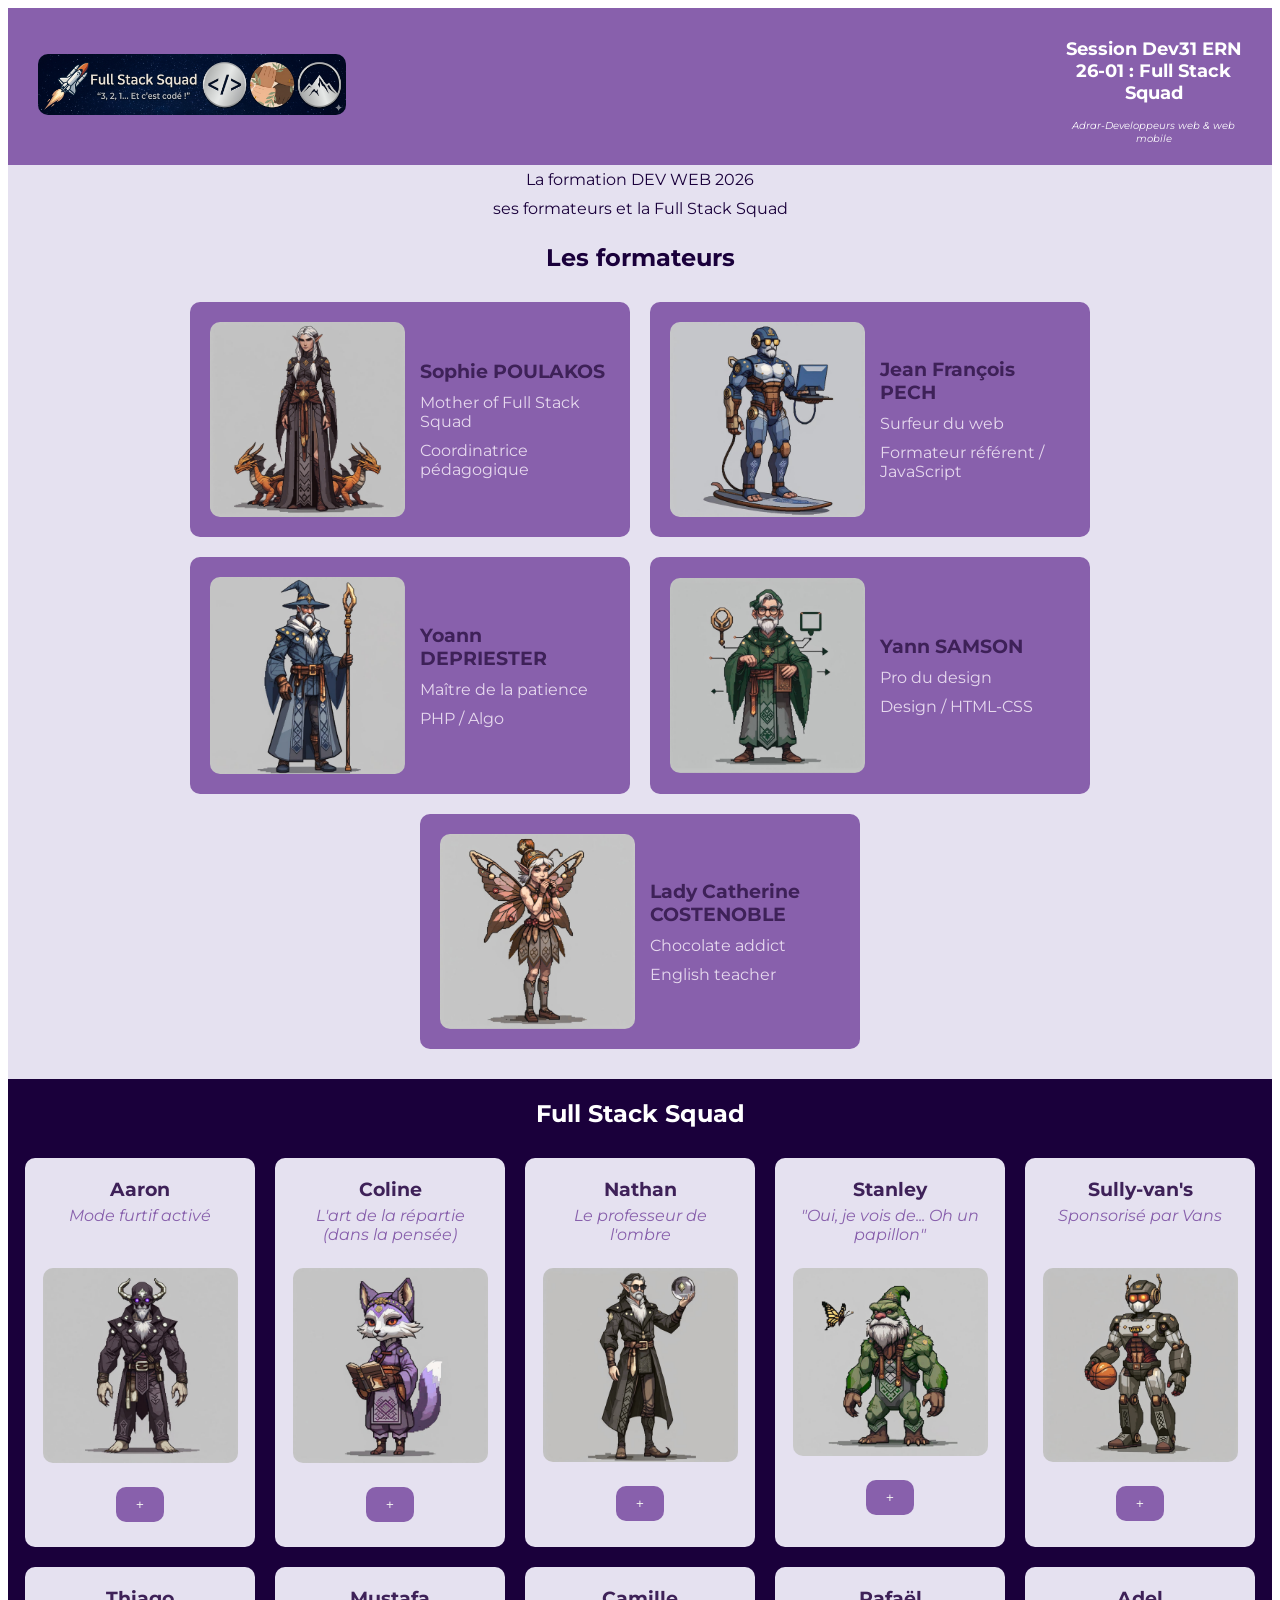
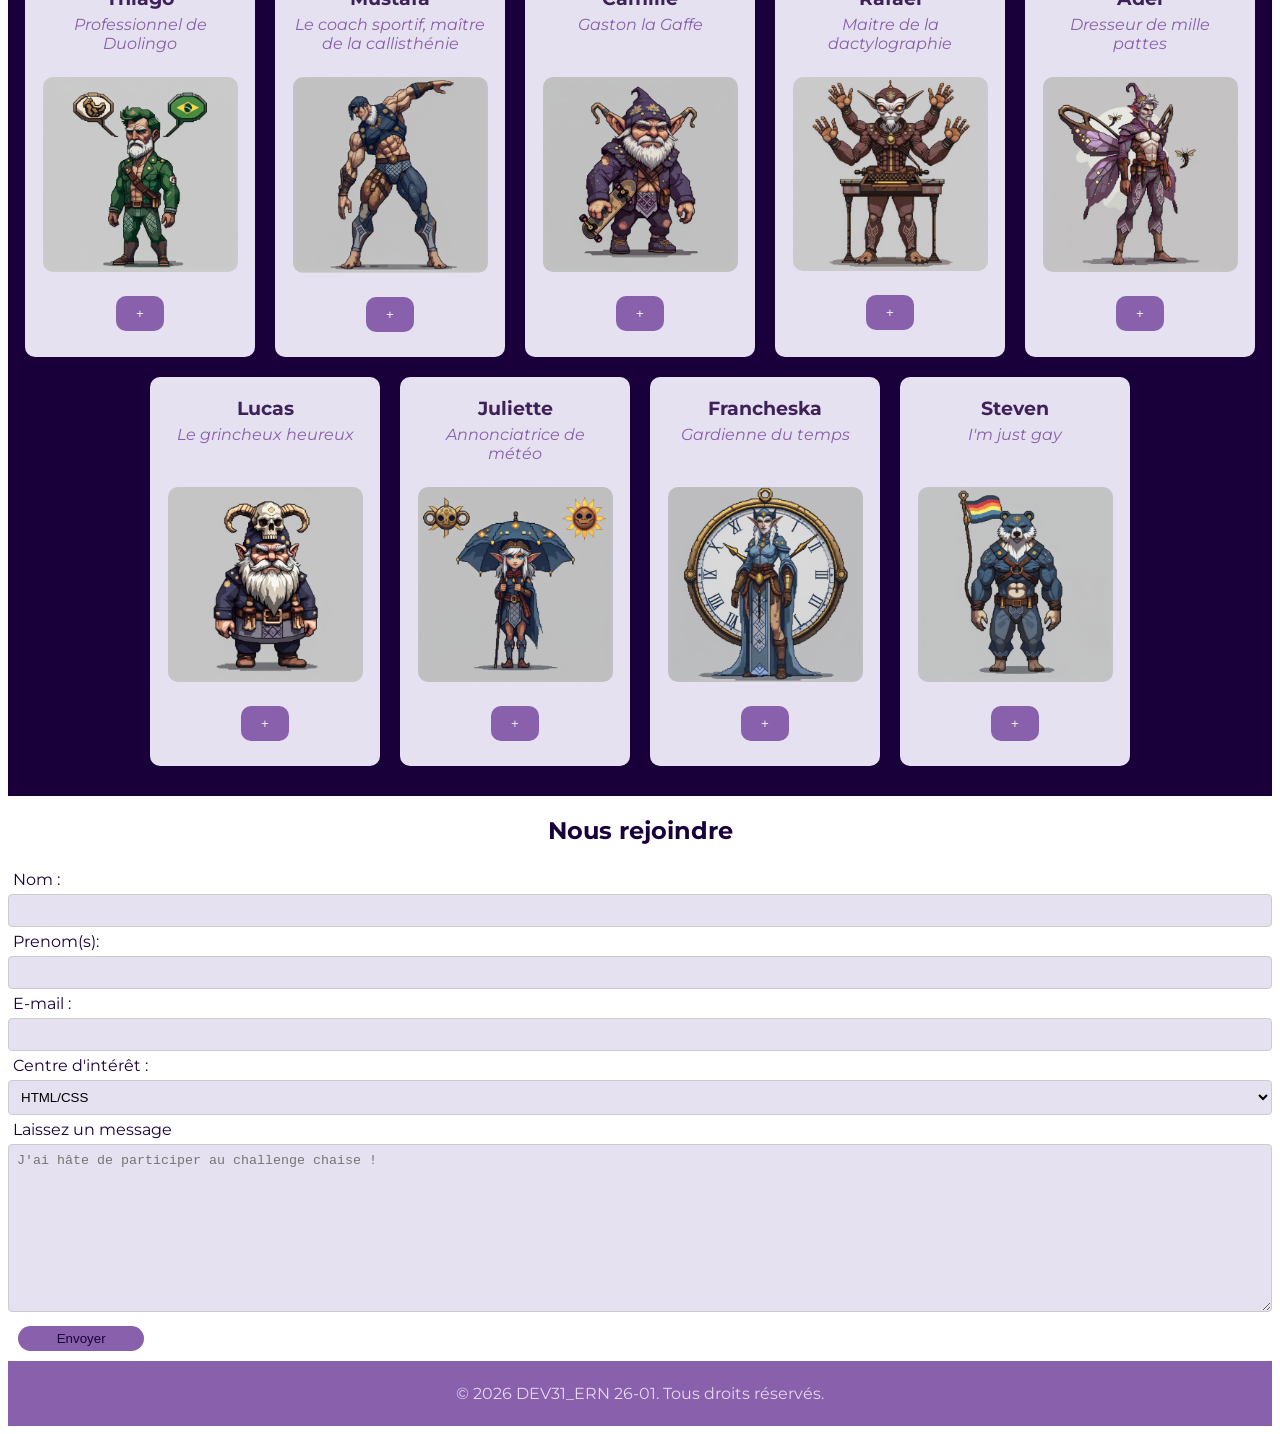
<file: travail_francheska/TP_groupe_HTML_CSS/index.html>
<!DOCTYPE html>
<html lang="en">
<head>
    <meta charset="UTF-8">
    <meta name="viewport" content="width=device-width, initial-scale=1.0">
    <link rel="stylesheet" href="style.css"/>
    <link href="https://fonts.googleapis.com/css2?family=Montserrat:ital,wght@0,100..900;1,100..900&display=swap" rel="stylesheet">
    <script src="jQuery.js"></script>
    <script src="script.js"></script>
    <title>FullStack Squad</title>
</head>
<body>
    <header>
        <div class ="logo"><img src="./image/autre image/logo-customise.png" alt="logo FullStack Squad">
        </div>
        <section id="titre">
            <h1> Session Dev31 ERN 26-01 : Full Stack Squad</h1>
            <h4>Adrar-Developpeurs web & web mobile</h4>
        </section>
    </header>

    <main>

        <section class="banniere">
            <p class="paragraphe">La formation DEV WEB 2026</p>
            <p class="paragraphe">ses formateurs et la Full Stack Squad</p>
        </section>

        <section class="formateurs">
            <h2 class="h2Formateurs">Les formateurs</h2>
            <div id="grid-formation">
                <div class="card-formation">
                    <img src="image/sophie.png" alt="pixel art representant la coordinatrice pédagogique">
                    <div class="textCardF">
                        <h3>Sophie POULAKOS</h3>
                        <p>Mother of Full Stack Squad</p>
                        <p>Coordinatrice pédagogique</p>
                    </div>
                </div>
                <div class="card-formation ">
                    <img src="image/jeff.png" alt="pixel art representant le formateur référent">
                    <div class="textCardF">
                        <h3>Jean François PECH</h3>
                        <p>Surfeur du web</p>
                        <p>Formateur référent / JavaScript</p>
                    </div>
                </div>
                <div class="card-formation">
                    <img src="image/yoann.png" alt="pixel art representant prof PHP">
                    <div class="textCardF">
                        <h3>Yoann DEPRIESTER</h3>
                        <p>Maître de la patience</p>
                        <p>PHP / Algo</p>
                    </div>
                </div>
                <div class="card-formation">
                    <img src="image/yann.png" alt="pixel art representant prof design">
                    <div class="textCardF">
                        <h3>Yann SAMSON</h3>
                        <p>Pro du design</p>
                        <p>Design / HTML-CSS</p>
                    </div>
                </div>
                <div class="card-formation">
                    <img src="image/catherine.png" alt="pixel art representant prof anglais">
                    <div class="textCardF">
                        <h3>Lady Catherine COSTENOBLE</h3>
                        <p>Chocolate addict</p>
                        <p>English teacher</p>
                    </div>
                </div>
            </div>
        </section>

        <section class="squad">
            <h2>Full Stack Squad </h2>
            <div id="fullStack">
                <div class="hero">
                    <div class="headCard">
                        <h3>Aaron</h3>
                        <h4> Mode furtif activé  </h4>
                    </div>
                    <img src="image/aaron.png" alt="">
                    <div class="containerP">
                        <div class="replie"> 
                            <button class="bouton-deplier"> + </button>
                        </div>
                        <div class="deplie container">
                            <div class="montexte">
                                <table>
                                    <tbody>
                                        <tr> 
                                            <td class="buffs"> Buffs 
                                                <ul>
                                                    <li> Energique</li>
                                                    <li> Objectif : 100 pompes</li>
                                                    <li> Privé de repas le midi</li>
                                                </ul>
                                            </td>
                                        </tr>
                                        <tr> 
                                            <td class="buffs"> Débuffs 
                                                <ul>
                                                    <li> Fumeur </li>
                                                    <li> Courbature </li>
                                                    <li> Transpiration </li>
                                                </ul>
                                            </td>
                                        </tr>

                                    </tbody>
                                </table>
                            </div>
                        </div>
                    </div>
                </div>

                <div class="hero">
                    <div class="headCard">
                        <h3>Coline </h3>
                        <h4>  L'art de la répartie (dans la pensée) </h4>
                    </div>
                    <img src="image/coline.png" alt="">
                    <div class="containerP">
                        <div class="replie"> 
                            <button class="bouton-deplier"> + </button> 
                        </div>
                        <div class="deplie container">
                            <div class="montexte">
                                <table>
                                    <tbody>
                                        <tr> 
                                            <td class="buffs"> Buffs 
                                                <ul>
                                                    <li> Bien nourrie </li>
                                                    <li> Sous caféine </li>
                                                </ul>
                                            </td>
                                        </tr>
                                        <tr> 
                                            <td class="buffs"> Débuffs 
                                                <ul>
                                                    <li> Digestion </li>
                                                    <li> A côté du grincheux </li>
                                                </ul>
                                            </td>
                                        </tr>

                                    </tbody>
                                </table>
                            </div>
                        </div>
                    </div>
                </div>

                <div class="hero">
                    <div class="headCard">
                        <h3>Nathan</h3>
                        <h4>  Le professeur de l'ombre </h4>
                    </div>
                    <img src="image/nathan.png" alt="">
                    <div class="containerP">
                        <div class="replie">
                            <button class="bouton-deplier"> + </button>   
                        </div>
                        <div class="deplie container">
                            <div class="montexte">
                                <table>
                                    <tbody>
                                        <tr> 
                                            <td class="buffs"> Buffs 
                                                <ul>
                                                    <li> Érudit </li>
                                                    <li> Bien nourri </li>
                                                    <li> Sous caféine </li>
                                                </ul>
                                            </td>
                                        </tr>
                                        <tr> 
                                            <td class="buffs"> Débuffs 
                                                <ul>
                                                    <li> Érudit </li>
                                                    <li> Digestion </li>
                                                </ul>
                                            </td>
                                        </tr>

                                    </tbody>
                                </table>
                            </div>
                        </div>
                    </div>
                </div>

                <div class="hero">
                    <div class="headCard">
                        <h3>Stanley</h3>
                        <h4> "Oui, je vois de... Oh un papillon"</h4>
                    </div>
                    <img src="image/stanley.png" alt="">
                    <div class="containerP">
                        <div class="replie"> 
                            <button class="bouton-deplier"> + </button> 
                        </div>
                        <div class="deplie container">
                            <div class="montexte">
                                <table>
                                    <tbody>
                                        <tr> 
                                            <td class="buffs"> Buffs 
                                                <ul>
                                                    <li>Hyperactif</li>
                                                    <li>Privé de repas le midi</li>
                                                    <li>A vécu plusieurs vies</li>
                                                    
                                                </ul>
                                            </td>
                                        </tr>
                                        <tr> 
                                            <td class="buffs"> Débuffs 
                                                <ul>
                                                    <li>Hyperactif</li>
                                                    <li>A vécu plusieurs vies</li>
                                                    
                                                </ul>
                                            </td>
                                        </tr>

                                    </tbody>
                                </table>
                            </div>
                        </div>
                    </div>
                </div>

                <div class="hero">
                    <div class="headCard">
                        <h3>Sully-van's</h3>
                        <h4> Sponsorisé par Vans</h4>
                    </div>
                    <img src="image/sullyvan.png" alt="">
                    <div class="containerP">
                        <div class="replie"> 
                            <button class="bouton-deplier"> + </button>  
                        </div>
                        <div class="deplie container">
                            <div class="montexte">
                                <table>
                                    <tbody>
                                        <tr> 
                                            <td class="buffs"> Buffs 
                                                <ul>
                                                    <li> Energique </li>
                                                    <li> Musclé </li>
                                                </ul>
                                            </td>
                                        </tr>
                                        <tr> 
                                            <td class="buffs"> Débuffs 
                                                <ul>
                                                    <li> Courbature </li>
                                                    <li> Transpiration d'huile </li>
                                                </ul>
                                            </td>
                                        </tr>

                                    </tbody>
                                </table>
                            </div>
                        </div>
                    </div>
                </div>

                <div class="hero">
                    <div class="headCard">
                        <h3>Thiago</h3>
                        <h4>Professionnel de Duolingo </h4>
                    </div>
                    <img src="image/thiago.png" alt="">
                    <div class="containerP">
                        <div class="replie"> 
                            <button class="bouton-deplier"> + </button> 
                        </div>
                        <div class="deplie container">
                            <div class="montexte">
                                <table>
                                    <tbody>
                                        <tr> 
                                            <td class="buffs"> Buffs 
                                                <ul>
                                                    <li> Mega sieste </li>
                                                    <li> Polyglotte </li>
                                                    <li> Bien nourri </li>
                                                </ul>
                                            </td>
                                        </tr>
                                        <tr> 
                                            <td class="buffs"> Débuffs 
                                                <ul>
                                                    <li> Réveil difficile </li>
                                                    <li> Digestion </li>
                                                </ul>
                                            </td>
                                        </tr>

                                    </tbody>
                                </table>
                            </div>
                        </div>
                    </div>
                </div>

                <div class="hero">
                    <div class="headCard">
                        <h3>Mustafa</h3>
                        <h4> Le coach sportif, maître de la callisthénie </h4>
                    </div>
                    <img src="image/mustafa.png" alt="">
                    <div class="containerP">
                        <div class="replie"> 
                            <button class="bouton-deplier"> + </button>  
                        </div>
                        <div class="deplie container">
                            <div class="montexte">
                                <table>
                                    <tbody>
                                        <tr> 
                                            <td class="buffs"> Buffs 
                                                <ul>
                                                    <li> Energique </li>
                                                    <li> Musclé </li>
                                                    <li>Beau gosse</li>
                                                </ul>
                                            </td>
                                        </tr>
                                        <tr> 
                                            <td class="buffs"> Débuffs 
                                                <ul>
                                                    <li> Courbature </li>
                                                    <li> Transpiration </li>
                                                </ul>
                                            </td>
                                        </tr>

                                    </tbody>
                                </table>
                            </div>
                        </div>
                    </div>
                </div>

                <div class="hero">
                    <div class="headCard">
                        <h3> Camille </h3>
                        <h4> Gaston la Gaffe </h4>
                    </div>
                    <img src="image/camille.png" alt="">
                    <div class="containerP">
                        <div class="replie"> 
                            <button class="bouton-deplier"> + </button>
                        </div>
                        <div class="deplie container">
                            <div class="montexte">
                                <table>
                                    <tbody>
                                        <tr> 
                                            <td class="buffs"> Buffs 
                                                <ul>
                                                    <li> Bien nourri </li>
                                                    <li> Sous caféine </li>
                                                </ul>
                                            </td>
                                        </tr>
                                        <tr> 
                                            <td class="buffs"> Débuffs 
                                                <ul>
                                                    <li> Maladroit </li>
                                                    <li> Digestion </li>
                                                    <li>Multi-taches</li>
                                                </ul>
                                            </td>
                                        </tr>

                                    </tbody>
                                </table>
                            </div>
                        </div>
                    </div>
                </div>

                <div class="hero">
                    <div class="headCard">
                        <h3> Rafaël </h3>
                        <h4> Maitre de la dactylographie </h4>
                    </div>
                    <img src="image/rafael_.png" alt="">
                    <div class="containerP">
                        <div class="replie"> 
                            <button class="bouton-deplier"> + </button>
                        </div>
                        <div class="deplie container">
                            <div class="montexte">
                                <table>
                                    <tbody>
                                        <tr> 
                                            <td class="buffs"> Buffs 
                                                <ul>
                                                    <li> Rapide du clavier </li>
                                                    <li> Bien nourri </li>
                                                    
                                                    
                                                </ul>
                                            </td>
                                        </tr>
                                        <tr> 
                                            <td class="buffs"> Débuffs 
                                                <ul>
                                                    <li> Digestion </li>
                                                    <li> Crampes aux doigts</li>
                                                    
                                                </ul>
                                            </td>
                                        </tr>

                                    </tbody>
                                </table>
                            </div>
                        </div>
                    </div>
                </div>

                <div class="hero">
                    <div class="headCard">
                        <h3> Adel </h3>
                        <h4> Dresseur de mille pattes </h4>
                    </div>
                    <img src="image/adel.png" alt="">
                    <div class="containerP">
                        <div class="replie"> 
                            <button class="bouton-deplier"> + </button>
                        </div>
                        <div class="deplie container">
                            <div class="montexte">
                                <table>
                                    <tbody>
                                        <tr> 
                                            <td class="buffs"> Buffs 
                                                <ul>
                                                    <li> Energique </li>
                                                    <li> Musclé </li>
                                                </ul>
                                            </td>
                                        </tr>
                                        <tr> 
                                            <td class="buffs"> Débuffs 
                                                <ul>
                                                    <li> Courbature </li>
                                                    <li> Transpiration </li>
                                                    <li>À la recheche du mille-pattes perdu</li>
                                                </ul>
                                            </td>
                                        </tr>

                                    </tbody>
                                </table>
                            </div>
                        </div>
                    </div>
                </div>

                <div class="hero">
                    <div class="headCard">
                        <h3> Lucas </h3>
                        <h4> Le grincheux heureux </h4>
                    </div>
                    <img src="image/lucas.png" alt="">
                    <div class="containerP">
                        <div class="replie"> 
                            <button class="bouton-deplier"> + </button>
                        </div>
                        <div class="deplie container">
                            <div class="montexte">
                                <table>
                                    <tbody>
                                        <tr> 
                                            <td class="buffs"> Buffs 
                                                <ul>
                                                    <li> Bien nourri </li>
                                                    <li> Humour noir </li>
                                                    <li> Sous caféine </li>
                                                </ul>
                                            </td>
                                        </tr>
                                        <tr> 
                                            <td class="buffs"> Débuffs 
                                                <ul>
                                                    <li> A côté de Coline </li>
                                                    <li> Fumeur </li>
                                                    <li> Digestion </li>
                                                </ul>
                                            </td>
                                        </tr>

                                    </tbody>
                                </table>
                            </div>
                        </div>
                    </div>
                </div>

                <div class="hero">
                    <div class="headCard">
                        <h3> Juliette </h3>
                        <h4> Annonciatrice de météo </h4>
                    </div>
                    <img src="image/juliette.png" alt="">
                    <div class="containerP">
                        <div class="replie"> 
                            <button class="bouton-deplier"> + </button>
                        </div>
                        <div class="deplie container">
                            <div class="montexte">
                                <table>
                                    <tbody>
                                        <tr> 
                                            <td class="buffs"> Buffs 
                                                <ul>
                                                    <li> Bien nourrie </li>
                                                    <li> Sous caféine </li>
                                                    <li>Liseuse de bonnes aventures</li>
                                                </ul>
                                            </td>
                                        </tr>
                                        <tr> 
                                            <td class="buffs"> Débuffs 
                                                <ul>
                                                    <li> Fumeuse </li>
                                                    <li> Digestion </li>
                                                </ul>
                                            </td>
                                        </tr>

                                    </tbody>
                                </table>
                            </div>
                        </div>
                    </div>
                </div>

                <div class="hero">
                    <div class="headCard">
                        <h3> Francheska </h3>
                        <h4> Gardienne du temps </h4>
                    </div>
                    <img src="image/francheska.png" alt="">
                    <div class="containerP">
                        <div class="replie"> 
                            <button class="bouton-deplier"> + </button>
                        </div>
                        <div class="deplie container">
                            <div class="montexte">
                                <table>
                                    <tbody>
                                        <tr> 
                                            <td class="buffs"> Buffs 
                                                <ul>
                                                    <li> Timer challenge sport</li>
                                                    <li> Objectif : 3min30 de chaise </li>
                                                </ul>
                                            </td>
                                        </tr>
                                        <tr> 
                                            <td class="buffs"> Débuffs 
                                                <ul>
                                                    <li> Courbature </li>
                                                    <li> Transpiration </li>
                                                </ul>
                                            </td>
                                        </tr>

                                    </tbody>
                                </table>
                            </div>
                        </div>
                    </div>
                </div>

                    <div class="hero">
                    <div class="headCard">
                        <h3> Steven </h3>
                        <h4> I'm just gay </h4>
                    </div>
                    <img src="image/steven.png" alt="">
                    <div class="containerP">
                        <div class="replie"> 
                            <button class="bouton-deplier"> + </button>
                        </div>
                        <div class="deplie container">
                            <div class="montexte">
                                <table>
                                    <tbody>
                                        <tr> 
                                            <td class="buffs"> Buffs 
                                                <ul>
                                                    <li> Bien nourri </li>
                                                    <li> Sous caféine </li>
                                                    <li>Marche des fiertés</li>
                                                </ul>
                                            </td>
                                        </tr>
                                        <tr> 
                                            <td class="buffs"> Débuffs 
                                                <ul>
                                                    <li> Digestion </li>
                                                    <li>Week-end intense</li>
                                                </ul>
                                            </td>
                                        </tr>

                                    </tbody>
                                </table>
                            </div>
                        </div>
                    </div>
                </div>
            </div>
        </section>

        </section>
        <section class="contact">
            <form method="POST" action="#">
            <h2> Nous rejoindre </h2>
            <div>
                <p> Nom :</p>
                <label for="Nom"></label>
                <input type="text" name="nom">
            </div>
            <div>
                <p> Prenom(s):</p>
                <label for="Prenom"></label>
                <input type="text" name="Prenom">
            </div>
            <div>
                <p> E-mail : </p>
                <label for="email"></label>
                <input type="text" name="email">
            </div>
            <div>
                <p> Centre d'intérêt :</p>
                <label for="liste"></label>
                <select name="liste" id="liste">
                    <option value="option1"selected="">HTML/CSS</option>
                    <option value="option2">JavaScript</option>
                    <option value="option3">PHP</option>
                    <option value="option4">SQL</option>
                </select>
            </div>
            <div>
                <p>Laissez un message </p>
                <label for ="commentaire"></label>
                <textarea rows="10"placeholder="J'ai hâte de participer au challenge chaise !" id="commentaire"></textarea>
            </div>
            <div>
                <button type="submit">Envoyer
                </button>
            </div>
            </form>
        </section>

    </main>

    <footer>
        <p>&copy; 2026 DEV31_ERN 26-01. Tous droits réservés.</p>
    </footer>
</body>
</html>
</file>
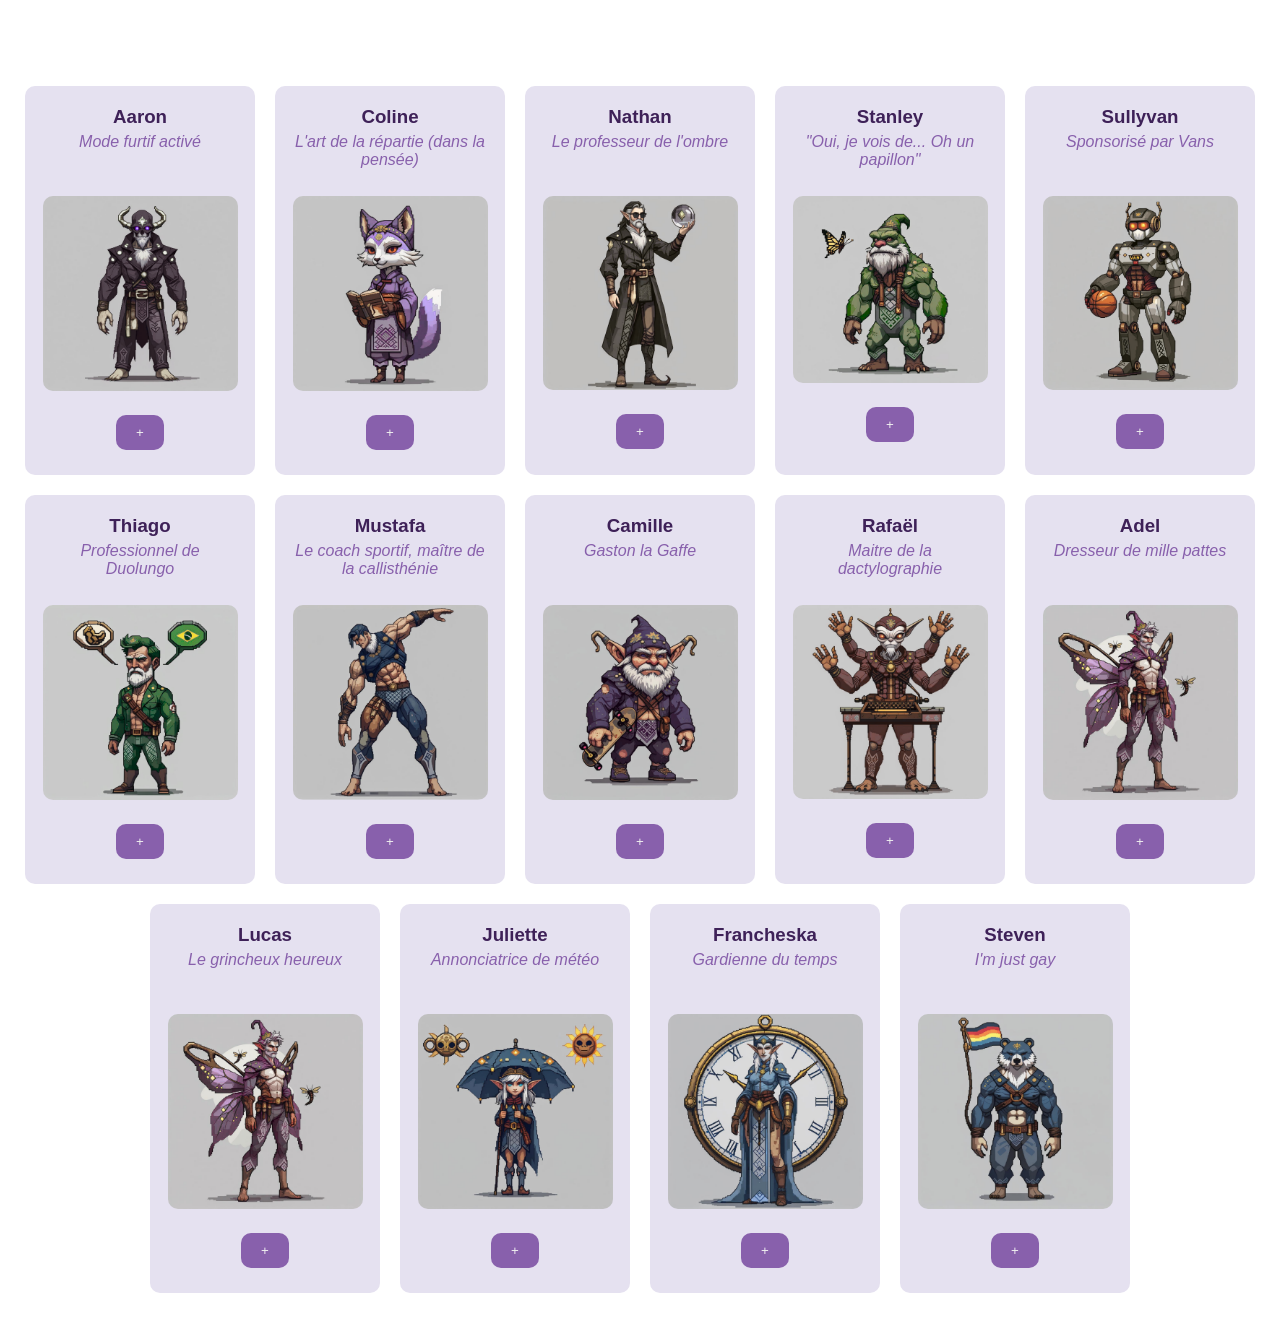
<file: julietteBranch/indexl.html>
<!DOCTYPE html>
<html lang="en">
<head>
    <meta charset="UTF-8">
    <meta name="viewport" content="width=device-width, initial-scale=1.0">
    <link rel="stylesheet" href="style.css"/>
    <script src="jQuery.js"></script>
    <script src="script.js"></script>
    <title>Document</title>
</head>
<body>

        <h2>Full stack squad </h2>
<section id="fullStack">

    <div class="hero">
        <div class="headCard">
            <h3>Aaron</h3>
            <h4> Mode furtif activé  </h4>
        </div>
        <img src="image/aaron.png" alt="">
        <div class="containerP">
            <div class="replie"> 
                <button class="bouton-deplier"> + </button>
            </div>
            <div class="deplie container">
                <div class="montexte">
                    <table>
                        <tbody>
                            <tr> 
                                <td> Buffs 
                                    <ul>
                                        <li> Energique </li>
                                        <li> Musclé </li>
                                    </ul>
                                </td>
                            </tr>
                            <tr> 
                                <td> Débuffs 
                                    <ul>
                                        <li> Fumeur </li>
                                        <li> Courbature </li>
                                        <li> Transpiration </li>
                                    </ul>
                                </td>
                            </tr>

                        </tbody>
                    </table>
                </div>
            </div>
        </div>
    </div>

    <div class="hero">
        <div class="headCard">
            <h3>Coline </h3>
            <h4>  L'art de la répartie (dans la pensée) </h4>
        </div>
        <img src="image/coline.png" alt="">
        <div class="containerP">
            <div class="replie"> 
                <button class="bouton-deplier"> + </button> 
            </div>
            <div class="deplie container">
                <div class="montexte">
                    <table>
                        <tbody>
                            <tr> 
                                <td> Buffs 
                                    <ul>
                                        <li> Bien nourris </li>
                                        <li> Sous caféine </li>
                                    </ul>
                                </td>
                            </tr>
                            <tr> 
                                <td> Débuffs 
                                    <ul>
                                        <li> Digestion </li>
                                        <li> A côté du grincheux </li>
                                    </ul>
                                </td>
                            </tr>

                        </tbody>
                    </table>
                </div>
            </div>
        </div>
    </div>

    <div class="hero">
        <div class="headCard">
            <h3>Nathan</h3>
            <h4>  Le professeur de l'ombre </h4>
        </div>
        <img src="image/nathan.png" alt="">
        <div class="containerP">
            <div class="replie">
                <button class="bouton-deplier"> + </button>   
            </div>
            <div class="deplie container">
                <div class="montexte">
                    <table>
                        <tbody>
                            <tr> 
                                <td> Buffs 
                                    <ul>
                                        <li> Érudit </li>
                                        <li> Bien nourris </li>
                                        <li> Sous caféine </li>
                                    </ul>
                                </td>
                            </tr>
                            <tr> 
                                <td> Débuffs 
                                    <ul>
                                        <li> Érudit </li>
                                        <li> Disgestion </li>
                                    </ul>
                                </td>
                            </tr>

                        </tbody>
                    </table>
                </div>
            </div>
        </div>
    </div>

    <div class="hero">
        <div class="headCard">
            <h3>Stanley</h3>
            <h4> "Oui, je vois de... Oh un papillon"</h4>
        </div>
        <img src="image/stanley.png" alt="">
        <div class="containerP">
            <div class="replie"> 
                <button class="bouton-deplier"> + </button> 
            </div>
            <div class="deplie container">
                <div class="montexte">
                    <table>
                        <tbody>
                            <tr> 
                                <td> Buffs 
                                    <ul>
                                        <li> Hyperactif </li>
                                        
                                    </ul>
                                </td>
                            </tr>
                            <tr> 
                                <td> Débuffs 
                                    <ul>
                                        <li> Hyperactif </li>
                                        
                                    </ul>
                                </td>
                            </tr>

                        </tbody>
                    </table>
                </div>
            </div>
        </div>
    </div>

    <div class="hero">
        <div class="headCard">
            <h3>Sullyvan</h3>
            <h4> Sponsorisé par Vans</h4>
        </div>
        <img src="image/sullyvan.png" alt="">
        <div class="containerP">
            <div class="replie"> 
                <button class="bouton-deplier"> + </button>  
            </div>
            <div class="deplie container">
                <div class="montexte">
                    <table>
                        <tbody>
                            <tr> 
                                <td> Buffs 
                                    <ul>
                                        <li> Energique </li>
                                        <li> Musclé </li>
                                    </ul>
                                </td>
                            </tr>
                            <tr> 
                                <td> Débuffs 
                                    <ul>
                                        <li> Courbature </li>
                                        <li> Transpiration </li>
                                    </ul>
                                </td>
                            </tr>

                        </tbody>
                    </table>
                </div>
            </div>
        </div>
    </div>

    <div class="hero">
        <div class="headCard">
            <h3>Thiago</h3>
            <h4>  Professionnel de Duolungo </h4>
        </div>
        <img src="image/thiago.png" alt="">
        <div class="containerP">
            <div class="replie"> 
                <button class="bouton-deplier"> + </button> 
            </div>
            <div class="deplie container">
                <div class="montexte">
                    <table>
                        <tbody>
                            <tr> 
                                <td> Buffs 
                                    <ul>
                                        <li> Mega sieste </li>
                                        <li> Plyglotte </li>
                                        <li> Bien nourris </li>
                                    </ul>
                                </td>
                            </tr>
                            <tr> 
                                <td> Débuffs 
                                    <ul>
                                        <li> Réveil difficile </li>
                                        <li> Digestion </li>
                                    </ul>
                                </td>
                            </tr>

                        </tbody>
                    </table>
                </div>
            </div>
        </div>
    </div>

    <div class="hero">
        <div class="headCard">
            <h3>Mustafa</h3>
            <h4> Le coach sportif, maître de la callisthénie </h4>
        </div>
        <img src="image/mustafa.png" alt="">
        <div class="containerP">
            <div class="replie"> 
                <button class="bouton-deplier"> + </button>  
            </div>
            <div class="deplie container">
                <div class="montexte">
                    <table>
                        <tbody>
                            <tr> 
                                <td> Buffs 
                                    <ul>
                                        <li> Energique </li>
                                        <li> Musclé </li>
                                    </ul>
                                </td>
                            </tr>
                            <tr> 
                                <td> Débuffs 
                                    <ul>
                                        <li> Courbature </li>
                                        <li> Transpiration </li>
                                    </ul>
                                </td>
                            </tr>

                        </tbody>
                    </table>
                </div>
            </div>
        </div>
    </div>

    <div class="hero">
        <div class="headCard">
            <h3>Camille </h3>
            <h4> Gaston la Gaffe </h4>
        </div>
        <img src="image/camille.png" alt="">
        <div class="containerP">
            <div class="replie"> 
                <button class="bouton-deplier"> + </button>
            </div>
            <div class="deplie container">
                <div class="montexte">
                    <table>
                        <tbody>
                            <tr> 
                                <td> Buffs 
                                    <ul>
                                        <li> Bien nourris </li>
                                        <li> Sous caféine </li>
                                    </ul>
                                </td>
                            </tr>
                            <tr> 
                                <td> Débuffs 
                                    <ul>
                                        <li> Maladroit </li>
                                        <li> Digestion </li>
                                    </ul>
                                </td>
                            </tr>

                        </tbody>
                    </table>
                </div>
            </div>
        </div>
    </div>

    <div class="hero">
        <div class="headCard">
            <h3> Rafaël </h3>
            <h4> Maitre de la dactylographie </h4>
        </div>
        <img src="image/rafael_.png" alt="">
        <div class="containerP">
            <div class="replie"> 
                <button class="bouton-deplier"> + </button>
            </div>
            <div class="deplie container">
                <div class="montexte">
                    <table>
                        <tbody>
                            <tr> 
                                <td> Buffs 
                                    <ul>
                                        <li> Rapide du clavier </li>
                                        <li> Bien nourris </li>
                                    </ul>
                                </td>
                            </tr>
                            <tr> 
                                <td> Débuffs 
                                    <ul>
                                        <li> Digestion </li>
                                        
                                    </ul>
                                </td>
                            </tr>

                        </tbody>
                    </table>
                </div>
            </div>
        </div>
    </div>

    <div class="hero">
        <div class="headCard">
            <h3> Adel </h3>
            <h4> Dresseur de mille pattes </h4>
        </div>
        <img src="image/adel.png" alt="">
        <div class="containerP">
            <div class="replie"> 
                <button class="bouton-deplier"> + </button>
            </div>
            <div class="deplie container">
                <div class="montexte">
                    <table>
                        <tbody>
                            <tr> 
                                <td> Buffs 
                                    <ul>
                                        <li> Energique </li>
                                        <li> Musclée </li>
                                    </ul>
                                </td>
                            </tr>
                            <tr> 
                                <td> Débuffs 
                                    <ul>
                                        <li> Courbature </li>
                                        <li> Transpiration </li>
                                    </ul>
                                </td>
                            </tr>

                        </tbody>
                    </table>
                </div>
            </div>
        </div>
    </div>

    <div class="hero">
        <div class="headCard">
            <h3> Lucas </h3>
            <h4> Le grincheux heureux </h4>
        </div>
        <img src="image/adel.png" alt="">
        <div class="containerP">
            <div class="replie"> 
                <button class="bouton-deplier"> + </button>
            </div>
            <div class="deplie container">
                <div class="montexte">
                    <table>
                        <tbody>
                            <tr> 
                                <td> Buffs 
                                    <ul>
                                        <li> Bien nourris </li>
                                        <li> Humour noir </li>
                                        <li> Sous caféine </li>
                                    </ul>
                                </td>
                            </tr>
                            <tr> 
                                <td> Débuffs 
                                    <ul>
                                        <li> A côté de Coline </li>
                                        <li> Fumeur </li>
                                        <li> Digestion </li>
                                    </ul>
                                </td>
                            </tr>

                        </tbody>
                    </table>
                </div>
            </div>
        </div>
    </div>

    <div class="hero">
        <div class="headCard">
            <h3> Juliette </h3>
            <h4> Annonciatrice de météo </h4>
        </div>
        <img src="image/juliette.png" alt="">
        <div class="containerP">
            <div class="replie"> 
                <button class="bouton-deplier"> + </button>
            </div>
            <div class="deplie container">
                <div class="montexte">
                    <table>
                        <tbody>
                            <tr> 
                                <td> Buffs 
                                    <ul>
                                        <li> Bien nourris </li>
                                        <li> Sous caféine </li>
                                    </ul>
                                </td>
                            </tr>
                            <tr> 
                                <td> Débuffs 
                                    <ul>
                                        <li> Fumeuse </li>
                                        <li> Digestion </li>
                                    </ul>
                                </td>
                            </tr>

                        </tbody>
                    </table>
                </div>
            </div>
        </div>
    </div>

    <div class="hero">
        <div class="headCard">
            <h3> Francheska </h3>
            <h4> Gardienne du temps </h4>
        </div>
        <img src="image/francheska.png" alt="">
        <div class="containerP">
            <div class="replie"> 
                <button class="bouton-deplier"> + </button>
            </div>
            <div class="deplie container">
                <div class="montexte">
                    <table>
                        <tbody>
                            <tr> 
                                <td> Buffs 
                                    <ul>
                                        <li> Energique </li>
                                        <li> Musclée </li>
                                    </ul>
                                </td>
                            </tr>
                            <tr> 
                                <td> Débuffs 
                                    <ul>
                                        <li> Courbature </li>
                                        <li> Transpiration </li>
                                    </ul>
                                </td>
                            </tr>

                        </tbody>
                    </table>
                </div>
            </div>
        </div>
    </div>

        <div class="hero">
        <div class="headCard">
            <h3> Steven </h3>
            <h4> I'm just gay </h4>
        </div>
        <img src="image/steven.png" alt="">
        <div class="containerP">
            <div class="replie"> 
                <button class="bouton-deplier"> + </button>
            </div>
            <div class="deplie container">
                <div class="montexte">
                    <table>
                        <tbody>
                            <tr> 
                                <td> Buffs 
                                    <ul>
                                        <li> Bien nourris </li>
                                        <li> Sous caféine </li>
                                    </ul>
                                </td>
                            </tr>
                            <tr> 
                                <td> Débuffs 
                                    <ul>
                                        <li> Digestion </li>
                                    </ul>
                                </td>
                            </tr>

                        </tbody>
                    </table>
                </div>
            </div>
        </div>
    </div>
</section>

</body>
</html>
</file>
<file: travail_francheska/TP_groupe_HTML_CSS/style.css>
body {
    font-family: "Montserrat", sans-serif;
}

.logo img{
    width: 30%;
}
header{
    display: flex;
    justify-content:space-evenly;
    align-items: center ;
    background-color: rgb(136, 96, 172);
    padding : 15px 30px;
}

#titre{
    align-self: flex-end;
}
#titre h1{
    font-size: 18px;
    text-align: center;
    color: white;
}
#titre h4{
    font-size: 10px;
    text-align: center;
    color: white;
}

.banniere {
    display: flex;
    flex-direction: column;
    background-color: rgb(229, 225, 240);
    row-gap: 0.5px ;
}

.paragraphe{
    align-self: center;
    font-size: 16px;
    color:rgb(26, 0, 59);
}
main {
    margin: 0;
}

h2 {
    text-align: center;
    color: white;
    margin: 0px;
    padding: 20px;
}

.h2Formateurs {
    color: rgb(26, 0, 59);
}

h3 {
    margin: 5px;
    color: rgb(62, 33, 88);
}

h4 {
    margin: 5px;
    font-weight: 400;
    font-style: italic;
    color: rgb(136, 96, 172);
}

img {
    width: 195px;
    border-radius: 10px;;
    margin-top: 10px;
    margin-bottom: 10px;
}

button {
    margin: 10px;
    padding: 10px 20px 10px 20px;
    border: none;
    background-color: rgb(136, 96, 172);
    border-radius: 10px;
    color: rgb(240, 240, 240);
}

ul {
    text-align: left;
    margin-top: 5px;
    color: rgb(62, 33, 88);
    font-weight: 400;
}

td {
    color: rgb(62, 33, 88);
}

.buffs {
    font-weight: bold;
}

li {
    font-style: italic;
    color: rgb(136, 96, 172);
}

.squad {
    background-color: rgb(26, 0, 59);
}

#fullStack {
    display: flex;
    flex-direction: row;
    margin: auto;
    justify-content: center;
    flex-wrap: wrap;
    max-width: 1267px;
    padding-bottom: 20px;
}

.headCard{
    height: 80px;;
}

.hero {
    text-align: center;
    background-color: rgb(229, 225, 240);
    width: 200px;
    border-radius: 10px;
    padding: 15px;
    margin: 10px;
}

.formateurs {
    background-color:rgb(229, 225, 240);
}

#grid-formation {
    display: flex;
    flex-direction: row;
    margin: auto;
    justify-content: center;
    flex-wrap: wrap;
    max-width: 1267px;
    padding-bottom: 20px;
}

.card-formation{
    display: flex;
    text-align: left;
    background-color: rgb(136, 96, 172);
    width: 400px;
    border-radius: 10px;
    padding: 15px;
    margin: 10px;
    align-items: center;
    padding: 10px 20px 10px 20px;
}

.textCardF {
    display: flex;
    flex-direction: column;
    margin-left: 10px;

}

p {
    margin: 5px;
    color: rgb(230, 216, 238);
}

/*CSS POUR LE FORMULAIRE DE CONTACT*/
.contact input[type="text"], .contact select, .contact textarea {
    width: 100%;          /* Pleine largeur */
    box-sizing: border-box; /* Évite le débordement */
    padding: 8px;
    border: 1px solid #ccc;
    border-radius: 4px;
    background-color: rgb(229, 225, 240);
}
.contact h2{
    color:rgb(26, 0, 59) ;
}

.contact p{
    color: rgb(26, 0, 59)
}

.contact button[type="submit"] {
    display: flex;
    align-items: center;
    gap: 8px;             /* Espace entre l'icône et le texte */
    width: 10%;
    padding: 5px;
    background-color: rgb(136, 96, 172); /* Bleu comme dans l'image cible */
    color: rgb(26, 0, 59);
    border: none;
    border-radius: 20px;
    cursor: pointer;
    justify-content: center;
}

footer {
    background-color: rgb(136, 96, 172);
    padding : 2vh;
    text-align : center;
    color :rgb(26, 0, 59);
}
</file>
<file: julietteBranch/style.css>
body {
    font-family: "Montserrat", sans-serif;
}

main {
    margin: 0;
}

h2 {
    text-align: center;
    color: white;
    margin: 0px;
    padding: 20px;
}

.h2Formateurs {
    color: rgb(26, 0, 59);
}

h3 {
    margin: 5px;
    color: rgb(62, 33, 88);
}

h4 {
    margin: 5px;
    font-weight: 400;
    font-style: italic;
    color: rgb(136, 96, 172);
}

img {
    width: 195px;
    border-radius: 10px;;
    margin-top: 10px;
    margin-bottom: 10px;
}

button {
    margin: 10px;
    padding: 10px 20px 10px 20px;
    border: none;
    background-color: rgb(136, 96, 172);
    border-radius: 10px;
    color: rgb(240, 240, 240);
}

ul {
    text-align: left;
    margin-top: 5px;
    color: rgb(62, 33, 88);
}

td {
    color: rgb(62, 33, 88);
}
li {
    font-style: italic;
    color: rgb(136, 96, 172);
}

.squad {
    background-color: rgb(26, 0, 59);
}

#fullStack {
    display: flex;
    flex-direction: row;
    margin: auto;
    justify-content: center;
    flex-wrap: wrap;
    max-width: 1267px;
    padding-bottom: 20px;
}

.headCard{
    height: 80px;;
}

.hero {
    text-align: center;
    background-color: rgb(229, 225, 240);
    width: 200px;
    border-radius: 10px;
    padding: 15px;
    margin: 10px;
}

.formateurs {
    background-color:rgb(229, 225, 240);
}

#grid-formation {
    display: flex;
    flex-direction: row;
    margin: auto;
    justify-content: center;
    flex-wrap: wrap;
    max-width: 1267px;
    padding-bottom: 20px;
}

.card-formation{
    display: flex;
    text-align: left;
    background-color: rgb(136, 96, 172);
    width: 400px;
    border-radius: 10px;
    padding: 15px;
    margin: 10px;
    align-items: center;
    padding: 10px 20px 10px 20px;
}

.textCardF {
    display: flex;
    flex-direction: column;
    margin-left: 10px;

}

p {
    margin: 5px;
    color: rgb(230, 216, 238);
}
</file>
